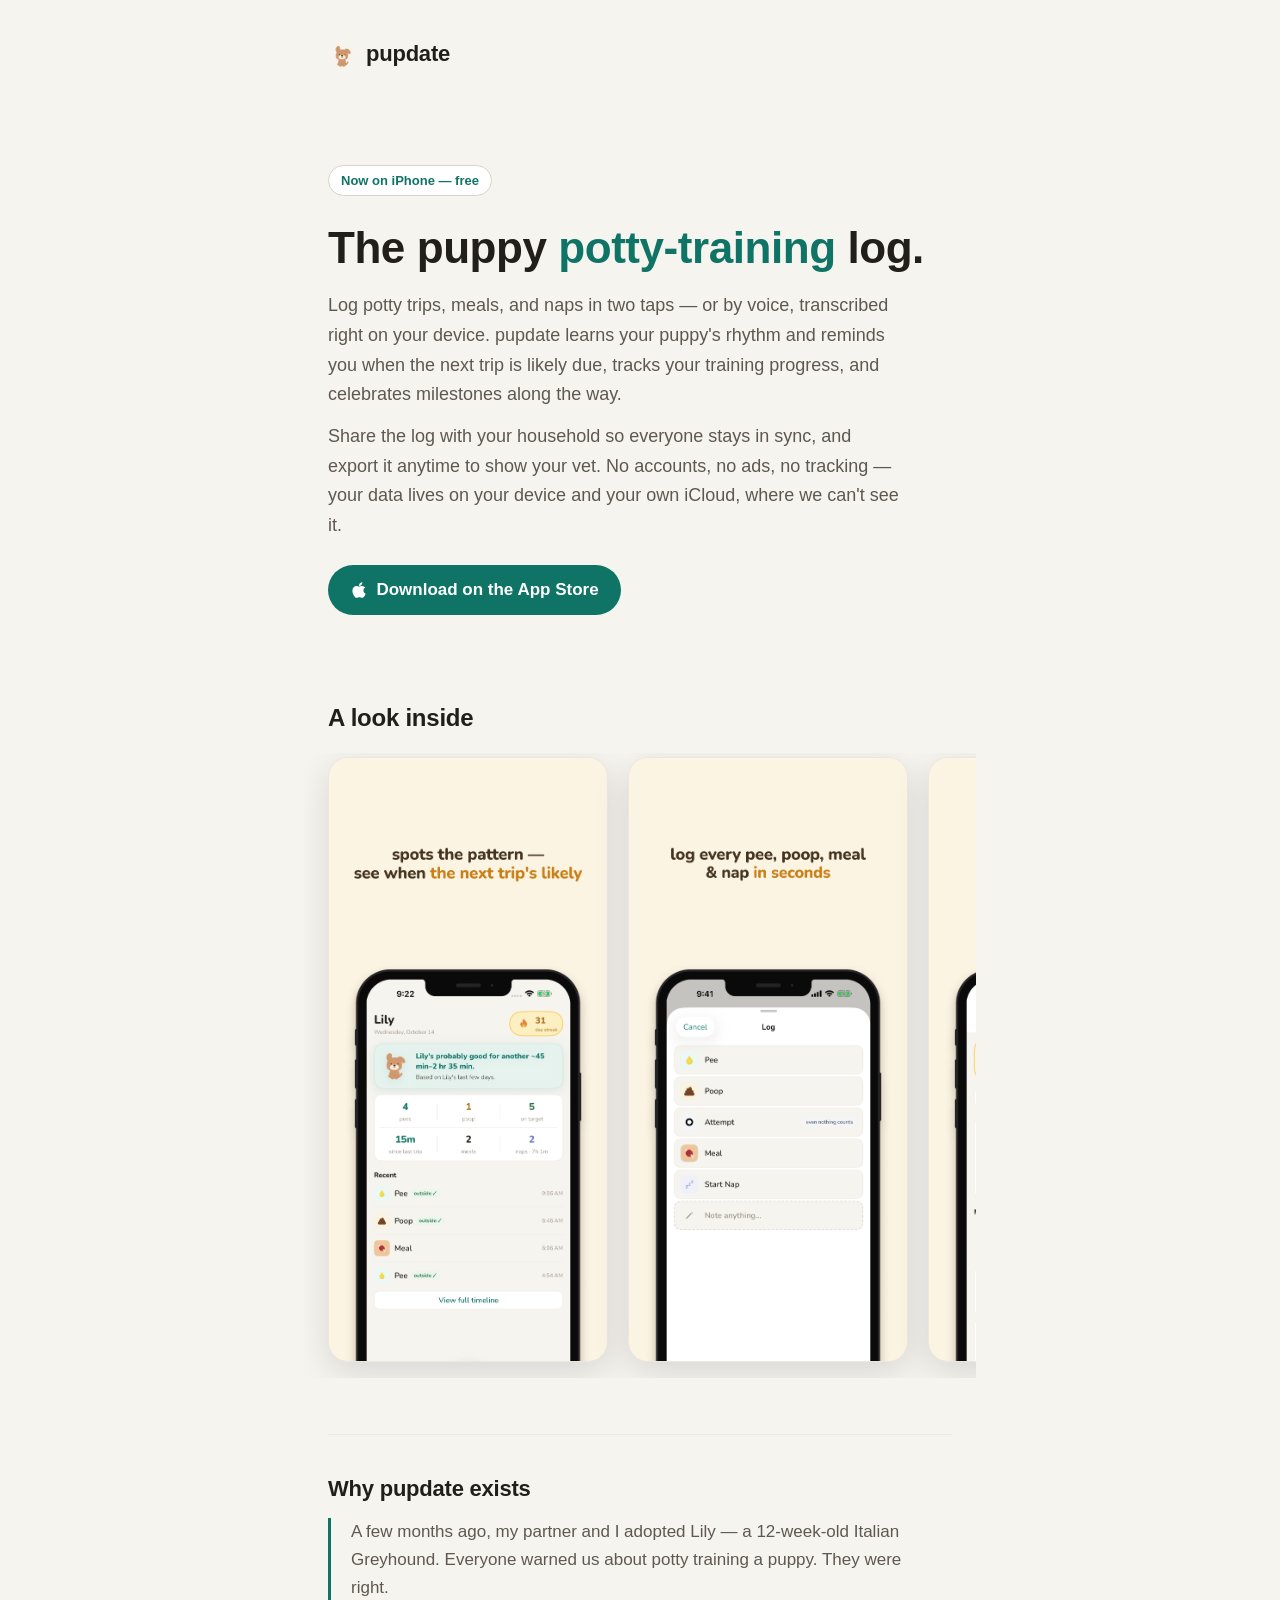
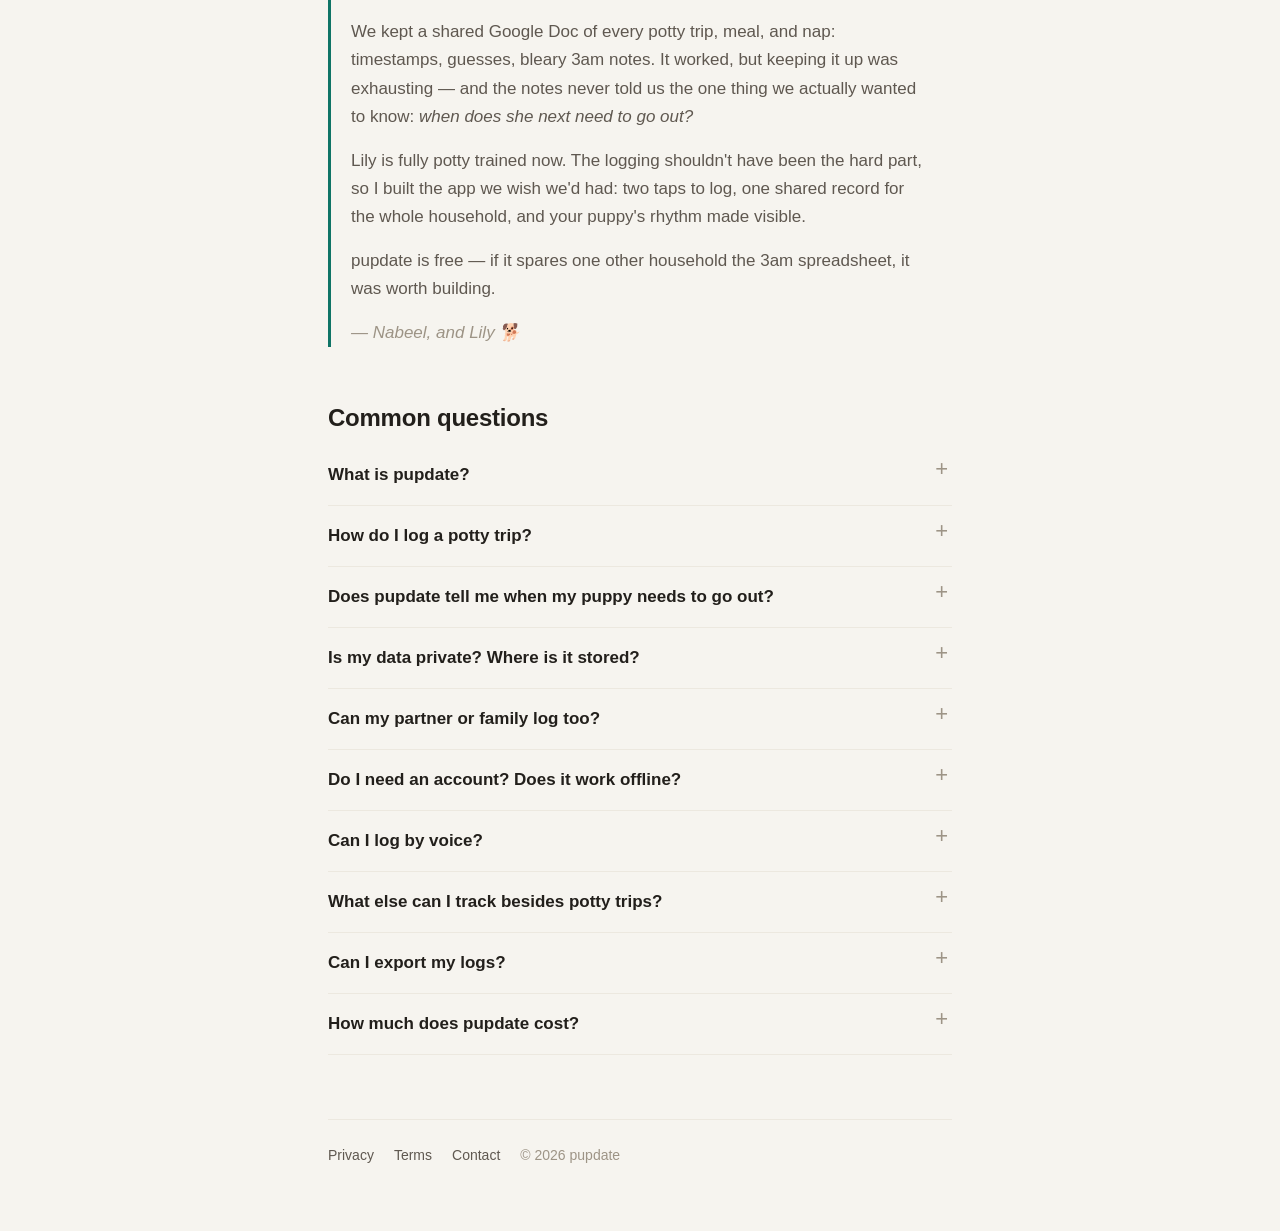
<file: index.html>
<!doctype html>
<html lang="en">
<head>
  <meta charset="utf-8">
  <meta name="viewport" content="width=device-width, initial-scale=1">
  <title>pupdate — puppy potty-training tracker &amp; log</title>
  <meta name="description" content="A private puppy potty-training tracker. Log potty trips, meals, and naps in two taps, see your housetraining progress, and get a heads-up when the next trip is likely due. No accounts, no ads, no tracking.">
  <meta name="theme-color" content="#F6F4EF" media="(prefers-color-scheme: light)">
  <meta name="theme-color" content="#171513" media="(prefers-color-scheme: dark)">
  <link rel="canonical" href="https://pupdate.app/">
  <meta property="og:type" content="website">
  <meta property="og:site_name" content="pupdate">
  <meta property="og:title" content="pupdate — puppy potty-training tracker &amp; log">
  <meta property="og:description" content="A private puppy potty-training tracker. Log potty trips, meals, and naps in two taps, see your housetraining progress, and get a heads-up when the next trip is likely due. No accounts, no ads, no tracking.">
  <meta property="og:url" content="https://pupdate.app/">
  <meta property="og:image" content="https://pupdate.app/assets/social-card.png">
  <meta property="og:image:width" content="1200">
  <meta property="og:image:height" content="630">
  <meta name="twitter:card" content="summary_large_image">
  <script type="application/ld+json">
  {
    "@context": "https://schema.org",
    "@type": "MobileApplication",
    "name": "pupdate",
    "operatingSystem": "iOS",
    "applicationCategory": "LifestyleApplication",
    "description": "A puppy potty-training log. Two-tap logging of potty trips, meals, and naps; timing predictions learned from your logs; progress milestones; household sharing through your own iCloud.",
    "offers": { "@type": "Offer", "price": "0", "priceCurrency": "USD" },
    "url": "https://pupdate.app/",
    "installUrl": "https://apps.apple.com/app/id6789007702",
    "featureList": [
      "Two-tap logging of potty trips, meals, and naps",
      "Voice logging transcribed on your device",
      "Home Screen widget with one-tap logging",
      "Apple Watch app for logging from your wrist",
      "Next-trip prediction learned from your logs",
      "Housetraining progress and milestones",
      "Household sharing through your own iCloud",
      "Export your log as PDF or CSV"
    ],
    "screenshot": [
      "https://pupdate.app/assets/panels/panel-02-today.png",
      "https://pupdate.app/assets/panels/panel-03-log.png",
      "https://pupdate.app/assets/panels/panel-04-progress.png",
      "https://pupdate.app/assets/panels/panel-05-widget.png",
      "https://pupdate.app/assets/panels/panel-06-watch.png",
      "https://pupdate.app/assets/panels/panel-07-ask.png",
      "https://pupdate.app/assets/panels/panel-08-share.png",
      "https://pupdate.app/assets/panels/panel-09-profile.png",
      "https://pupdate.app/assets/panels/panel-10-privacy.png"
    ]
  }
  </script>
  <script type="application/ld+json">
  {
    "@context": "https://schema.org",
    "@type": "FAQPage",
    "mainEntity": [
      { "@type": "Question", "name": "What is pupdate?",
        "acceptedAnswer": { "@type": "Answer", "text": "pupdate is a puppy potty-training tracker for iPhone. You log potty trips, meals, and naps in a couple of taps, see your housetraining progress over time, and get a heads-up when the next trip is likely due." } },
      { "@type": "Question", "name": "How do I log a potty trip?",
        "acceptedAnswer": { "@type": "Answer", "text": "Tap pee, poop, meal, or nap, confirm the details, and hit Done — or say it out loud and pupdate transcribes it on your device. You can add where it happened (outside, pad, or elsewhere) without it ever being marked “wrong.”" } },
      { "@type": "Question", "name": "Does pupdate tell me when my puppy needs to go out?",
        "acceptedAnswer": { "@type": "Answer", "text": "It learns your puppy’s rhythm from what you log and reminds you when the next trip is likely due. It’s an estimate that gets sharper the more you log — not a guarantee." } },
      { "@type": "Question", "name": "Is my data private? Where is it stored?",
        "acceptedAnswer": { "@type": "Answer", "text": "Your data lives on your device and syncs only through your own iCloud — never to us. No accounts, no ads, no tracking. We can’t see your data." } },
      { "@type": "Question", "name": "Can my partner or family log too?",
        "acceptedAnswer": { "@type": "Answer", "text": "Yes. You can share your pup with a partner, family, or sitter so everyone logs to the same timeline — synced privately through your own iCloud." } },
      { "@type": "Question", "name": "Do I need an account? Does it work offline?",
        "acceptedAnswer": { "@type": "Answer", "text": "No account, no sign-up. pupdate works on your device, so you can log a trip whether or not you’re online." } },
      { "@type": "Question", "name": "Can I log by voice?",
        "acceptedAnswer": { "@type": "Answer", "text": "Yes — say it the way you’d say it out loud (“7am pee outside”) and pupdate files it. Voice is transcribed right on your device; it never leaves your phone." } },
      { "@type": "Question", "name": "What else can I track besides potty trips?",
        "acceptedAnswer": { "@type": "Answer", "text": "Meals, naps, and free-text notes — so the whole day is in one place. pupdate turns it into progress you can see: streaks, milestones, and how long your pup is going between trips." } },
      { "@type": "Question", "name": "Can I export my logs?",
        "acceptedAnswer": { "@type": "Answer", "text": "Yes — export your full log as a PDF or CSV anytime, including to share with your vet." } },
      { "@type": "Question", "name": "How much does pupdate cost?",
        "acceptedAnswer": { "@type": "Answer", "text": "pupdate is free." } }
    ]
  }
  </script>
  <link rel="icon" type="image/png" href="/assets/favicon.png">
  <link rel="apple-touch-icon" href="/assets/apple-touch-icon.png">
  <link rel="stylesheet" href="/styles.css">
</head>
<body>
  <div class="page">
    <header class="site-header">
      <a class="wordmark" href="/"><img class="paw" src="/assets/pup.png" alt="" width="30" height="25">pupdate</a>
    </header>

    <main>
      <section class="hero">
        <span class="badge">Now on iPhone — free</span>
        <h1>The puppy <span class="accent">potty&#8209;training</span> log.</h1>
        <p class="lede">Log potty trips, meals, and naps in two taps — or by voice, transcribed right on your device. pupdate learns your puppy's rhythm and reminds you when the next trip is likely due, tracks your training progress, and celebrates milestones along the way.</p>
        <p class="lede">Share the log with your household so everyone stays in sync, and export it anytime to show your vet. No accounts, no ads, no tracking — your data lives on your device and your own iCloud, where we can't see it.</p>
        <p class="cta-row">
          <a class="cta" href="https://apps.apple.com/app/id6789007702">
            <svg class="cta-apple" viewBox="0 0 384 512" width="18" height="18" aria-hidden="true" focusable="false">
              <path fill="currentColor" d="M318.7 268.7c-.2-36.7 16.4-64.4 50-84.8-18.8-26.9-47.2-41.7-84.7-44.6-35.5-2.8-74.3 20.7-88.5 20.7-15 0-49.4-19.7-76.4-19.7C63.3 141.2 4 184.8 4 273.5q0 39.3 14.4 81.2c12.8 36.7 59 126.7 107.2 125.2 25.2-.6 43-17.9 75.8-17.9 31.8 0 48.3 17.9 76.4 17.9 48.6-.7 90.4-82.5 102.6-119.3-65.2-30.7-61.7-90-61.7-91.9zm-56.6-164.2c27.3-32.4 24.8-61.9 24-72.5-24.1 1.4-52 16.4-67.9 34.9-17.5 19.8-27.8 44.3-25.6 71.9 26.1 2 49.9-11.4 69.5-34.3z"/>
            </svg>
            Download on the App Store
          </a>
        </p>
      </section>

      <section class="shots" aria-label="Screenshots">
        <h2>A look inside</h2>
        <div class="shots-row">
          <figure>
            <img src="/assets/panels/panel-02-today.png" width="720" height="1561" loading="lazy"
                 alt="Spots the pattern — see when the next trip is likely. The Today screen shows how long Lily is probably good for, today&#8217;s counts, and recent activity.">
          </figure>
          <figure>
            <img src="/assets/panels/panel-03-log.png" width="720" height="1561" loading="lazy"
                 alt="Log every pee, poop, meal and nap in seconds. The Log sheet, with buttons for pee, poop, attempt, meal, start nap, and a note.">
          </figure>
          <figure>
            <img src="/assets/panels/panel-04-progress.png" width="720" height="1561" loading="lazy"
                 alt="Watch the progress add up, week by week. The Progress screen: a hold-time chart trending up, milestones, and on-target rate.">
          </figure>
          <figure>
            <img src="/assets/panels/panel-05-widget.png" width="720" height="1561" loading="lazy"
                 alt="One tap on your Home Screen. The pupdate widget showing the next likely trip, with quick pee, poop, and tried buttons.">
          </figure>
          <figure>
            <img src="/assets/panels/panel-06-watch.png" width="720" height="1561" loading="lazy"
                 alt="…or log from your wrist. The Apple Watch app&#8217;s log screen, with the entries showing up on the phone.">
          </figure>
          <figure>
            <img src="/assets/panels/panel-07-ask.png" width="720" height="1561" loading="lazy"
                 alt="Answers drawn from your own logs. The Coach screen answering questions about training progress and hold time.">
          </figure>
          <figure>
            <img src="/assets/panels/panel-08-share.png" width="720" height="1561" loading="lazy"
                 alt="Everyone on the same page. The share sheet for inviting a partner, family, or sitter as a co-owner of Lily&#8217;s log.">
          </figure>
          <figure>
            <img src="/assets/panels/panel-09-profile.png" width="720" height="1561" loading="lazy"
                 alt="Your logs, yours to keep — export any time. The Profile screen: household sharing, log export, and settings.">
          </figure>
          <figure>
            <img src="/assets/panels/panel-10-privacy.png" width="720" height="1561" loading="lazy"
                 alt="No accounts, no ads — synced through your own iCloud. No tracking; we can&#8217;t see your data, ever.">
          </figure>
        </div>
      </section>

      <section class="story">
        <h2>Why pupdate exists</h2>
        <blockquote>
          <p>A few months ago, my partner and I adopted Lily — a 12-week-old Italian Greyhound. Everyone warned us about potty training a puppy. They were right.</p>
          <p>We kept a shared Google Doc of every potty trip, meal, and nap: timestamps, guesses, bleary 3am notes. It worked, but keeping it up was exhausting — and the notes never told us the one thing we actually wanted to know: <em>when does she next need to go out?</em></p>
          <p>Lily is fully potty trained now. The logging shouldn't have been the hard part, so I built the app we wish we'd had: two taps to log, one shared record for the whole household, and your puppy's rhythm made visible.</p>
          <p>pupdate is free — if it spares one other household the 3am spreadsheet, it was worth building.</p>
          <p class="signoff">— Nabeel, and Lily 🐕</p>
        </blockquote>
      </section>

      <section class="faq" aria-label="Frequently asked questions">
        <h2>Common questions</h2>

        <details>
          <summary>What is pupdate?</summary>
          <p>pupdate is a puppy potty-training tracker for iPhone. You log potty trips, meals, and naps in a couple of taps, see your housetraining progress over time, and get a heads-up when the next trip is likely due.</p>
        </details>
        <details>
          <summary>How do I log a potty trip?</summary>
          <p>Tap pee, poop, meal, or nap, confirm the details, and hit Done — or say it out loud and pupdate transcribes it on your device. You can add where it happened (outside, pad, or elsewhere) without it ever being marked “wrong.”</p>
        </details>
        <details>
          <summary>Does pupdate tell me when my puppy needs to go out?</summary>
          <p>It learns your puppy’s rhythm from what you log and reminds you when the next trip is likely due. It’s an estimate that gets sharper the more you log — not a guarantee.</p>
        </details>
        <details>
          <summary>Is my data private? Where is it stored?</summary>
          <p>Your data lives on your device and syncs only through your own iCloud — never to us. No accounts, no ads, no tracking. We can’t see your data.</p>
        </details>
        <details>
          <summary>Can my partner or family log too?</summary>
          <p>Yes. You can share your pup with a partner, family, or sitter so everyone logs to the same timeline — synced privately through your own iCloud.</p>
        </details>
        <details>
          <summary>Do I need an account? Does it work offline?</summary>
          <p>No account, no sign-up. pupdate works on your device, so you can log a trip whether or not you’re online.</p>
        </details>
        <details>
          <summary>Can I log by voice?</summary>
          <p>Yes — say it the way you’d say it out loud (“7am pee outside”) and pupdate files it. Voice is transcribed right on your device; it never leaves your phone.</p>
        </details>
        <details>
          <summary>What else can I track besides potty trips?</summary>
          <p>Meals, naps, and free-text notes — so the whole day is in one place. pupdate turns it into progress you can see: streaks, milestones, and how long your pup is going between trips.</p>
        </details>
        <details>
          <summary>Can I export my logs?</summary>
          <p>Yes — export your full log as a PDF or CSV anytime, including to share with your vet.</p>
        </details>
        <details>
          <summary>How much does pupdate cost?</summary>
          <p>pupdate is free.</p>
        </details>
      </section>
    </main>

    <footer class="site-footer">
      <a href="/privacy/">Privacy</a>
      <a href="/terms/">Terms</a>
      <a href="mailto:pupdate.support@gmail.com">Contact</a>
      <span>© 2026 pupdate</span>
    </footer>
  </div>
  <script data-goatcounter="https://pupdate.goatcounter.com/count"
          async src="//gc.zgo.at/count.js"></script>
</body>
</html>
</file>
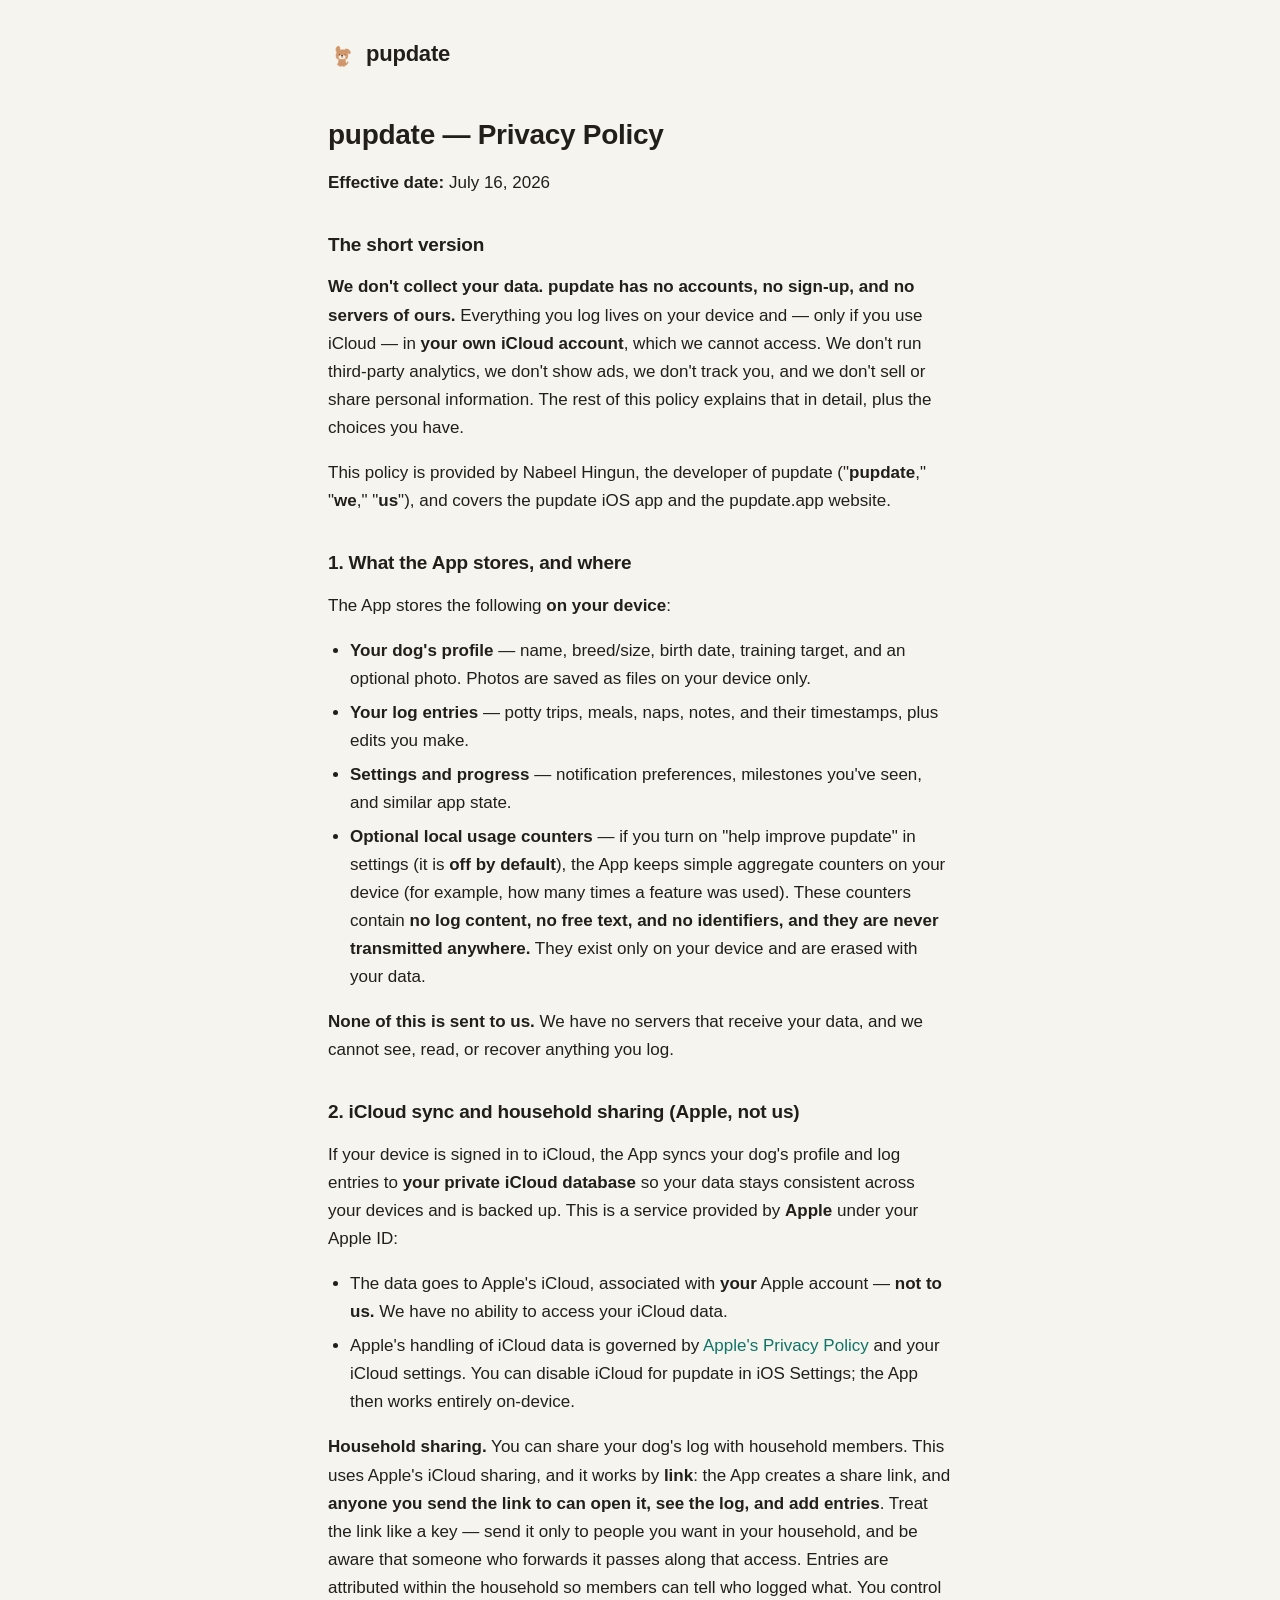
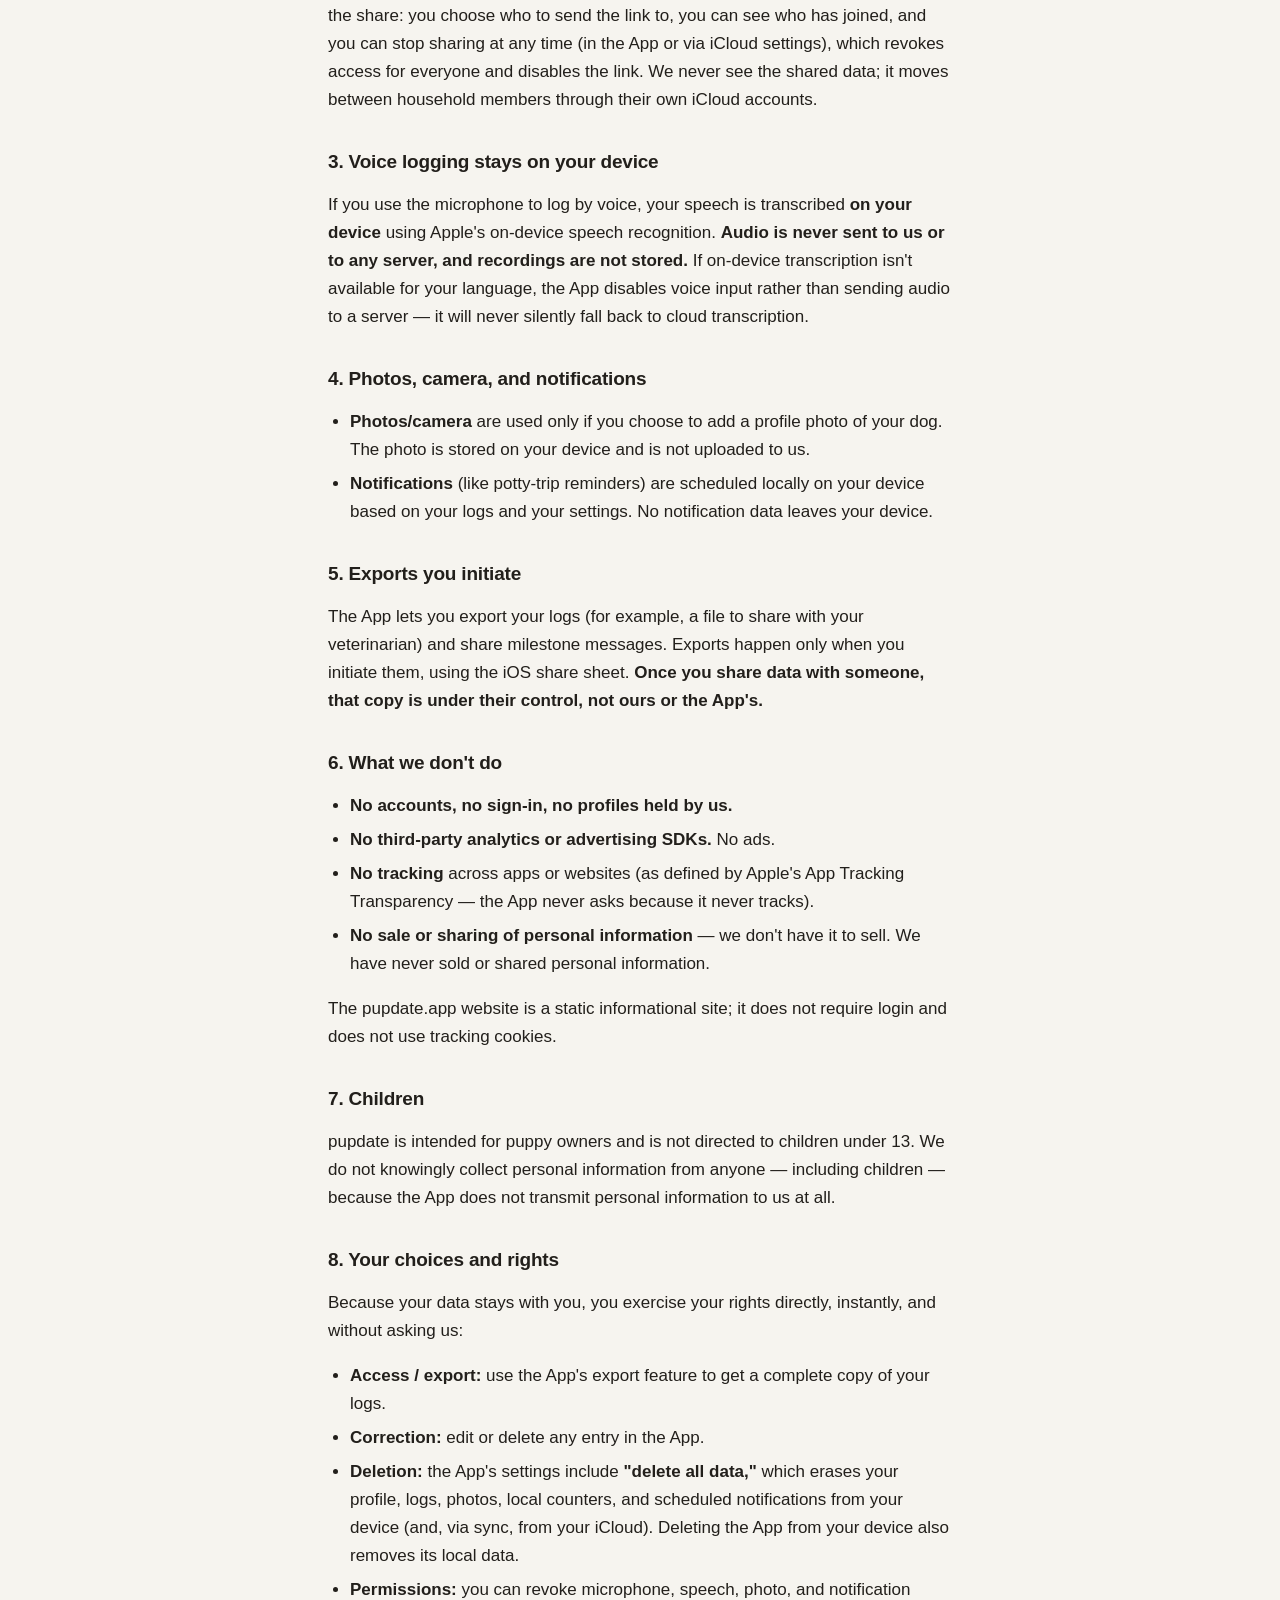
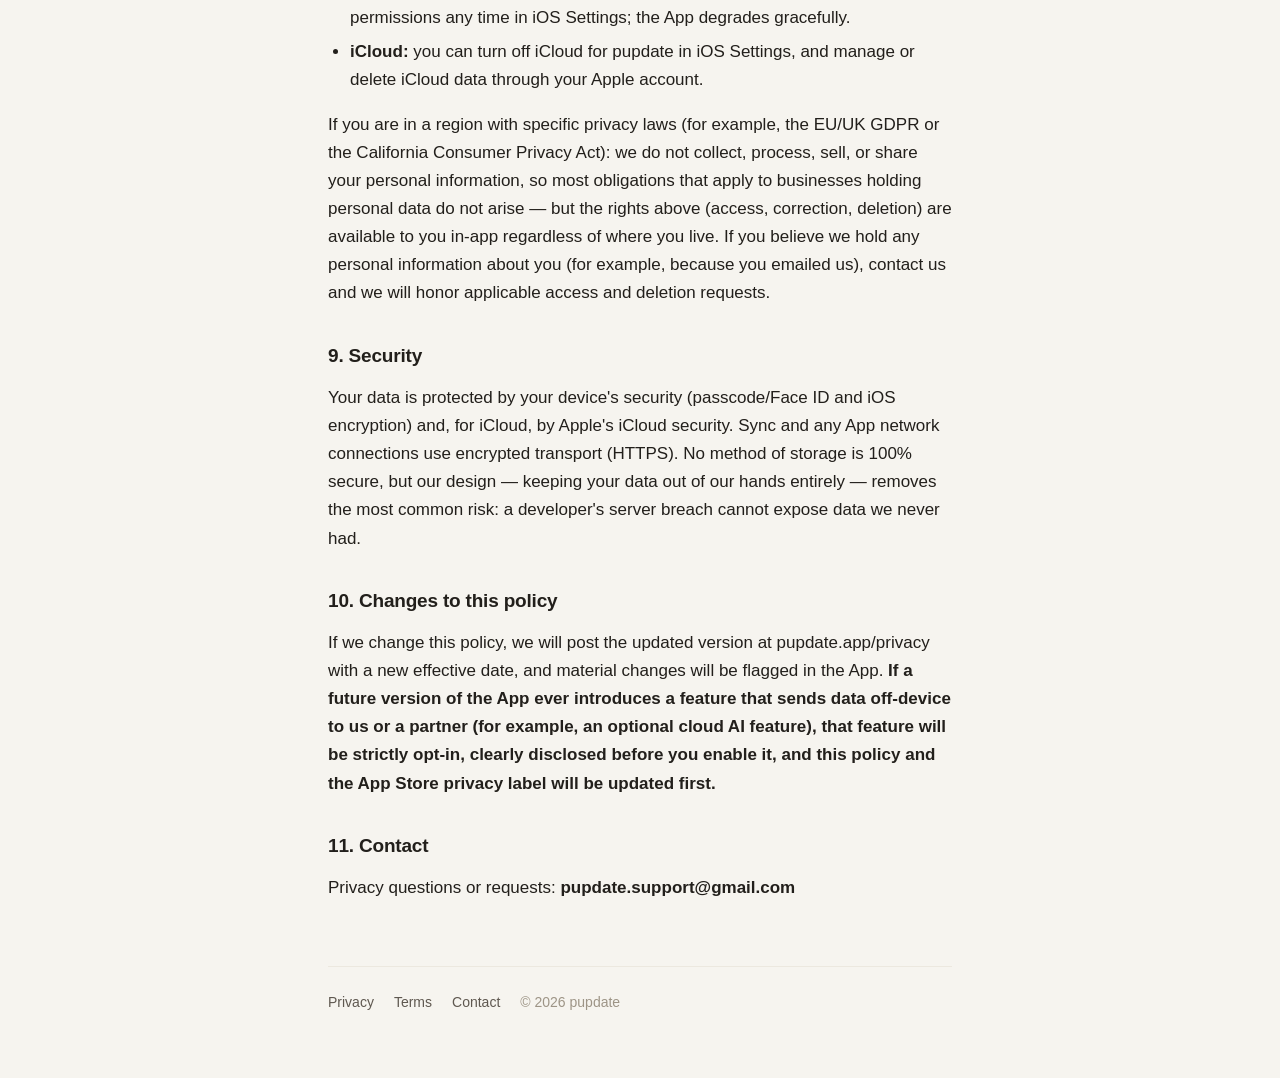
<file: privacy/index.html>
<!doctype html>
<html lang="en">
<head>
  <meta charset="utf-8">
  <meta name="viewport" content="width=device-width, initial-scale=1">
  <title>Privacy Policy — pupdate</title>
  <meta name="theme-color" content="#F6F4EF" media="(prefers-color-scheme: light)">
  <meta name="theme-color" content="#171513" media="(prefers-color-scheme: dark)">
  <meta name="description" content="pupdate's privacy policy: no accounts, no ads, no tracking. Your data lives on your device and your own iCloud, where we can't see it.">
  <link rel="canonical" href="https://pupdate.app/privacy/">
  <link rel="icon" type="image/png" href="/assets/favicon.png">
  <link rel="apple-touch-icon" href="/assets/apple-touch-icon.png">
  <link rel="stylesheet" href="/styles.css">
</head>
<body>
  <div class="page">
    <header class="site-header">
      <a class="wordmark" href="/"><img class="paw" src="/assets/pup.png" alt="" width="30" height="25">pupdate</a>
    </header>

    <main class="legal">
      <h1>pupdate — Privacy Policy</h1>
      <p><strong>Effective date:</strong> July 16, 2026</p>
      <h2>The short version</h2>
      <p><strong>We don't collect your data. pupdate has no accounts, no sign-up, and no servers of ours.</strong> Everything you log lives on your device and — only if you use iCloud — in <strong>your own iCloud account</strong>, which we cannot access. We don't run third-party analytics, we don't show ads, we don't track you, and we don't sell or share personal information. The rest of this policy explains that in detail, plus the choices you have.</p>
      <p>This policy is provided by Nabeel Hingun, the developer of pupdate ("<strong>pupdate</strong>," "<strong>we</strong>," "<strong>us</strong>"), and covers the pupdate iOS app and the pupdate.app website.</p>
      <h2>1. What the App stores, and where</h2>
      <p>The App stores the following <strong>on your device</strong>:</p>
      <ul><li><strong>Your dog's profile</strong> — name, breed/size, birth date, training target, and an optional photo. Photos are saved as files on your device only.</li><li><strong>Your log entries</strong> — potty trips, meals, naps, notes, and their timestamps, plus edits you make.</li><li><strong>Settings and progress</strong> — notification preferences, milestones you've seen, and similar app state.</li><li><strong>Optional local usage counters</strong> — if you turn on "help improve pupdate" in settings (it is <strong>off by default</strong>), the App keeps simple aggregate counters on your device (for example, how many times a feature was used). These counters contain <strong>no log content, no free text, and no identifiers, and they are never transmitted anywhere.</strong> They exist only on your device and are erased with your data.</li></ul>
      <p><strong>None of this is sent to us.</strong> We have no servers that receive your data, and we cannot see, read, or recover anything you log.</p>
      <h2>2. iCloud sync and household sharing (Apple, not us)</h2>
      <p>If your device is signed in to iCloud, the App syncs your dog's profile and log entries to <strong>your private iCloud database</strong> so your data stays consistent across your devices and is backed up. This is a service provided by <strong>Apple</strong> under your Apple ID:</p>
      <ul><li>The data goes to Apple's iCloud, associated with <strong>your</strong> Apple account — <strong>not to us.</strong> We have no ability to access your iCloud data.</li><li>Apple's handling of iCloud data is governed by <a href="https://www.apple.com/legal/privacy/">Apple's Privacy Policy</a> and your iCloud settings. You can disable iCloud for pupdate in iOS Settings; the App then works entirely on-device.</li></ul>
      <p><strong>Household sharing.</strong> You can share your dog's log with household members. This uses Apple's iCloud sharing, and it works by <strong>link</strong>: the App creates a share link, and <strong>anyone you send the link to can open it, see the log, and add entries</strong>. Treat the link like a key — send it only to people you want in your household, and be aware that someone who forwards it passes along that access. Entries are attributed within the household so members can tell who logged what. You control the share: you choose who to send the link to, you can see who has joined, and you can stop sharing at any time (in the App or via iCloud settings), which revokes access for everyone and disables the link. We never see the shared data; it moves between household members through their own iCloud accounts.</p>
      <h2>3. Voice logging stays on your device</h2>
      <p>If you use the microphone to log by voice, your speech is transcribed <strong>on your device</strong> using Apple's on-device speech recognition. <strong>Audio is never sent to us or to any server, and recordings are not stored.</strong> If on-device transcription isn't available for your language, the App disables voice input rather than sending audio to a server — it will never silently fall back to cloud transcription.</p>
      <h2>4. Photos, camera, and notifications</h2>
      <ul><li><strong>Photos/camera</strong> are used only if you choose to add a profile photo of your dog. The photo is stored on your device and is not uploaded to us.</li><li><strong>Notifications</strong> (like potty-trip reminders) are scheduled locally on your device based on your logs and your settings. No notification data leaves your device.</li></ul>
      <h2>5. Exports you initiate</h2>
      <p>The App lets you export your logs (for example, a file to share with your veterinarian) and share milestone messages. Exports happen only when you initiate them, using the iOS share sheet. <strong>Once you share data with someone, that copy is under their control, not ours or the App's.</strong></p>
      <h2>6. What we don't do</h2>
      <ul><li><strong>No accounts, no sign-in, no profiles held by us.</strong></li><li><strong>No third-party analytics or advertising SDKs.</strong> No ads.</li><li><strong>No tracking</strong> across apps or websites (as defined by Apple's App Tracking Transparency — the App never asks because it never tracks).</li><li><strong>No sale or sharing of personal information</strong> — we don't have it to sell. We have never sold or shared personal information.</li></ul>
      <p>The pupdate.app website is a static informational site; it does not require login and does not use tracking cookies.</p>
      <h2>7. Children</h2>
      <p>pupdate is intended for puppy owners and is not directed to children under 13. We do not knowingly collect personal information from anyone — including children — because the App does not transmit personal information to us at all.</p>
      <h2>8. Your choices and rights</h2>
      <p>Because your data stays with you, you exercise your rights directly, instantly, and without asking us:</p>
      <ul><li><strong>Access / export:</strong> use the App's export feature to get a complete copy of your logs.</li><li><strong>Correction:</strong> edit or delete any entry in the App.</li><li><strong>Deletion:</strong> the App's settings include <strong>"delete all data,"</strong> which erases your profile, logs, photos, local counters, and scheduled notifications from your device (and, via sync, from your iCloud). Deleting the App from your device also removes its local data.</li><li><strong>Permissions:</strong> you can revoke microphone, speech, photo, and notification permissions any time in iOS Settings; the App degrades gracefully.</li><li><strong>iCloud:</strong> you can turn off iCloud for pupdate in iOS Settings, and manage or delete iCloud data through your Apple account.</li></ul>
      <p>If you are in a region with specific privacy laws (for example, the EU/UK GDPR or the California Consumer Privacy Act): we do not collect, process, sell, or share your personal information, so most obligations that apply to businesses holding personal data do not arise — but the rights above (access, correction, deletion) are available to you in-app regardless of where you live. If you believe we hold any personal information about you (for example, because you emailed us), contact us and we will honor applicable access and deletion requests.</p>
      <h2>9. Security</h2>
      <p>Your data is protected by your device's security (passcode/Face ID and iOS encryption) and, for iCloud, by Apple's iCloud security. Sync and any App network connections use encrypted transport (HTTPS). No method of storage is 100% secure, but our design — keeping your data out of our hands entirely — removes the most common risk: a developer's server breach cannot expose data we never had.</p>
      <h2>10. Changes to this policy</h2>
      <p>If we change this policy, we will post the updated version at pupdate.app/privacy with a new effective date, and material changes will be flagged in the App. <strong>If a future version of the App ever introduces a feature that sends data off-device to us or a partner (for example, an optional cloud AI feature), that feature will be strictly opt-in, clearly disclosed before you enable it, and this policy and the App Store privacy label will be updated first.</strong></p>
      <h2>11. Contact</h2>
      <p>Privacy questions or requests: <strong>pupdate.support@gmail.com</strong></p>
    </main>

    <footer class="site-footer">
      <a href="/privacy/">Privacy</a>
      <a href="/terms/">Terms</a>
      <a href="mailto:pupdate.support@gmail.com">Contact</a>
      <span>© 2026 pupdate</span>
    </footer>
  </div>
  <script data-goatcounter="https://pupdate.goatcounter.com/count"
          async src="//gc.zgo.at/count.js"></script>
</body>
</html>
</file>
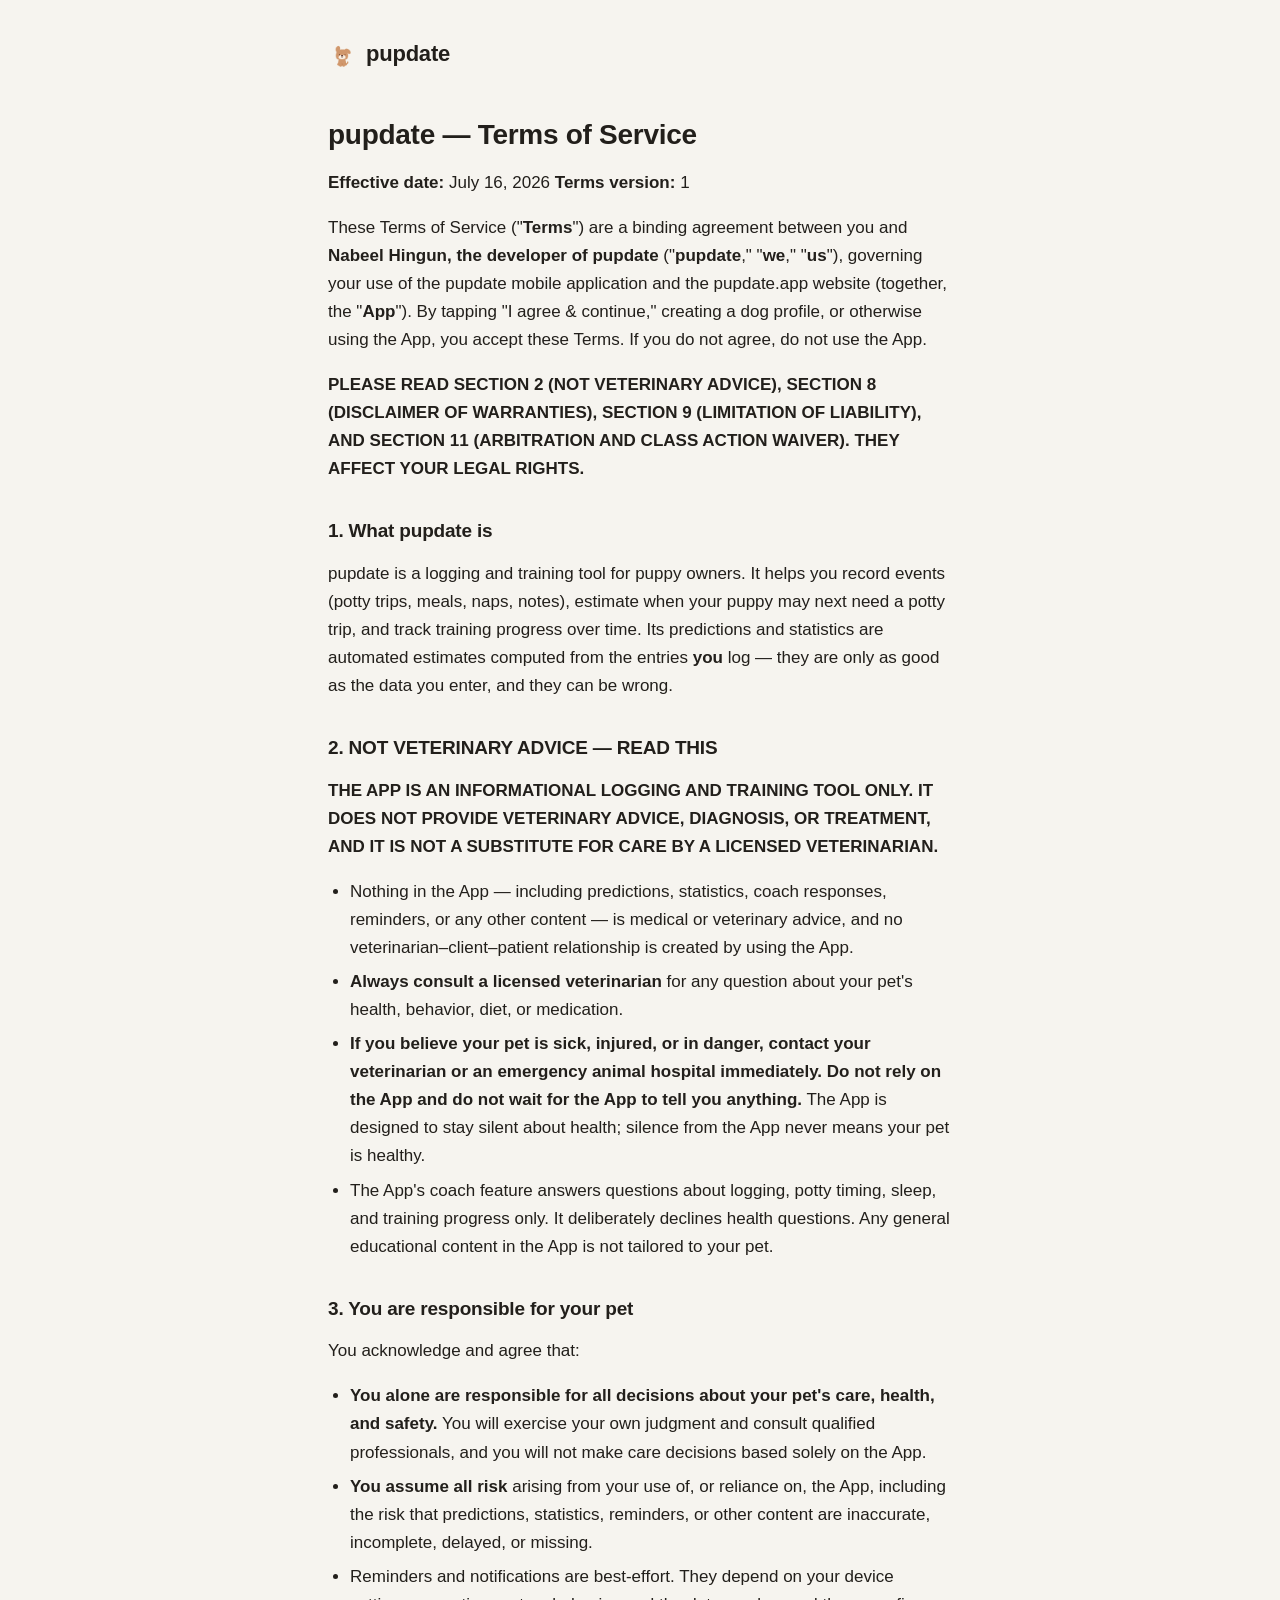
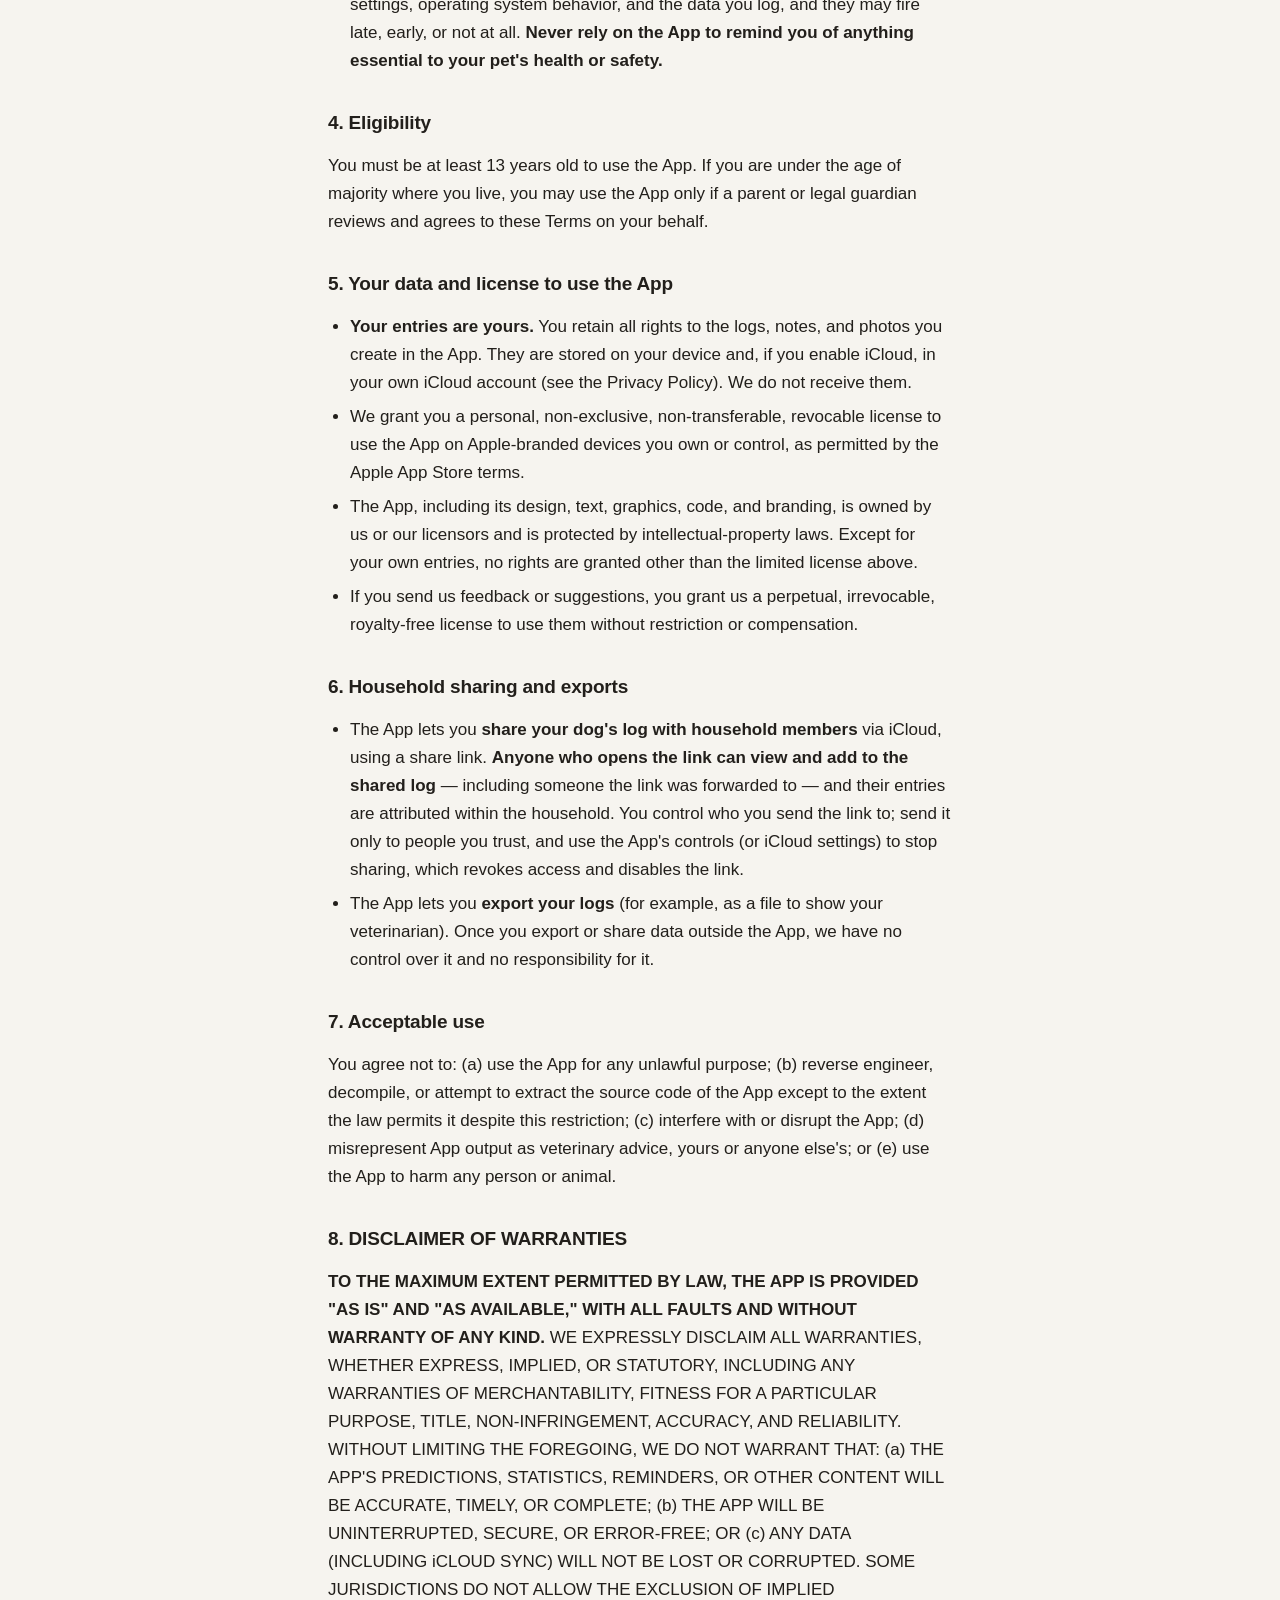
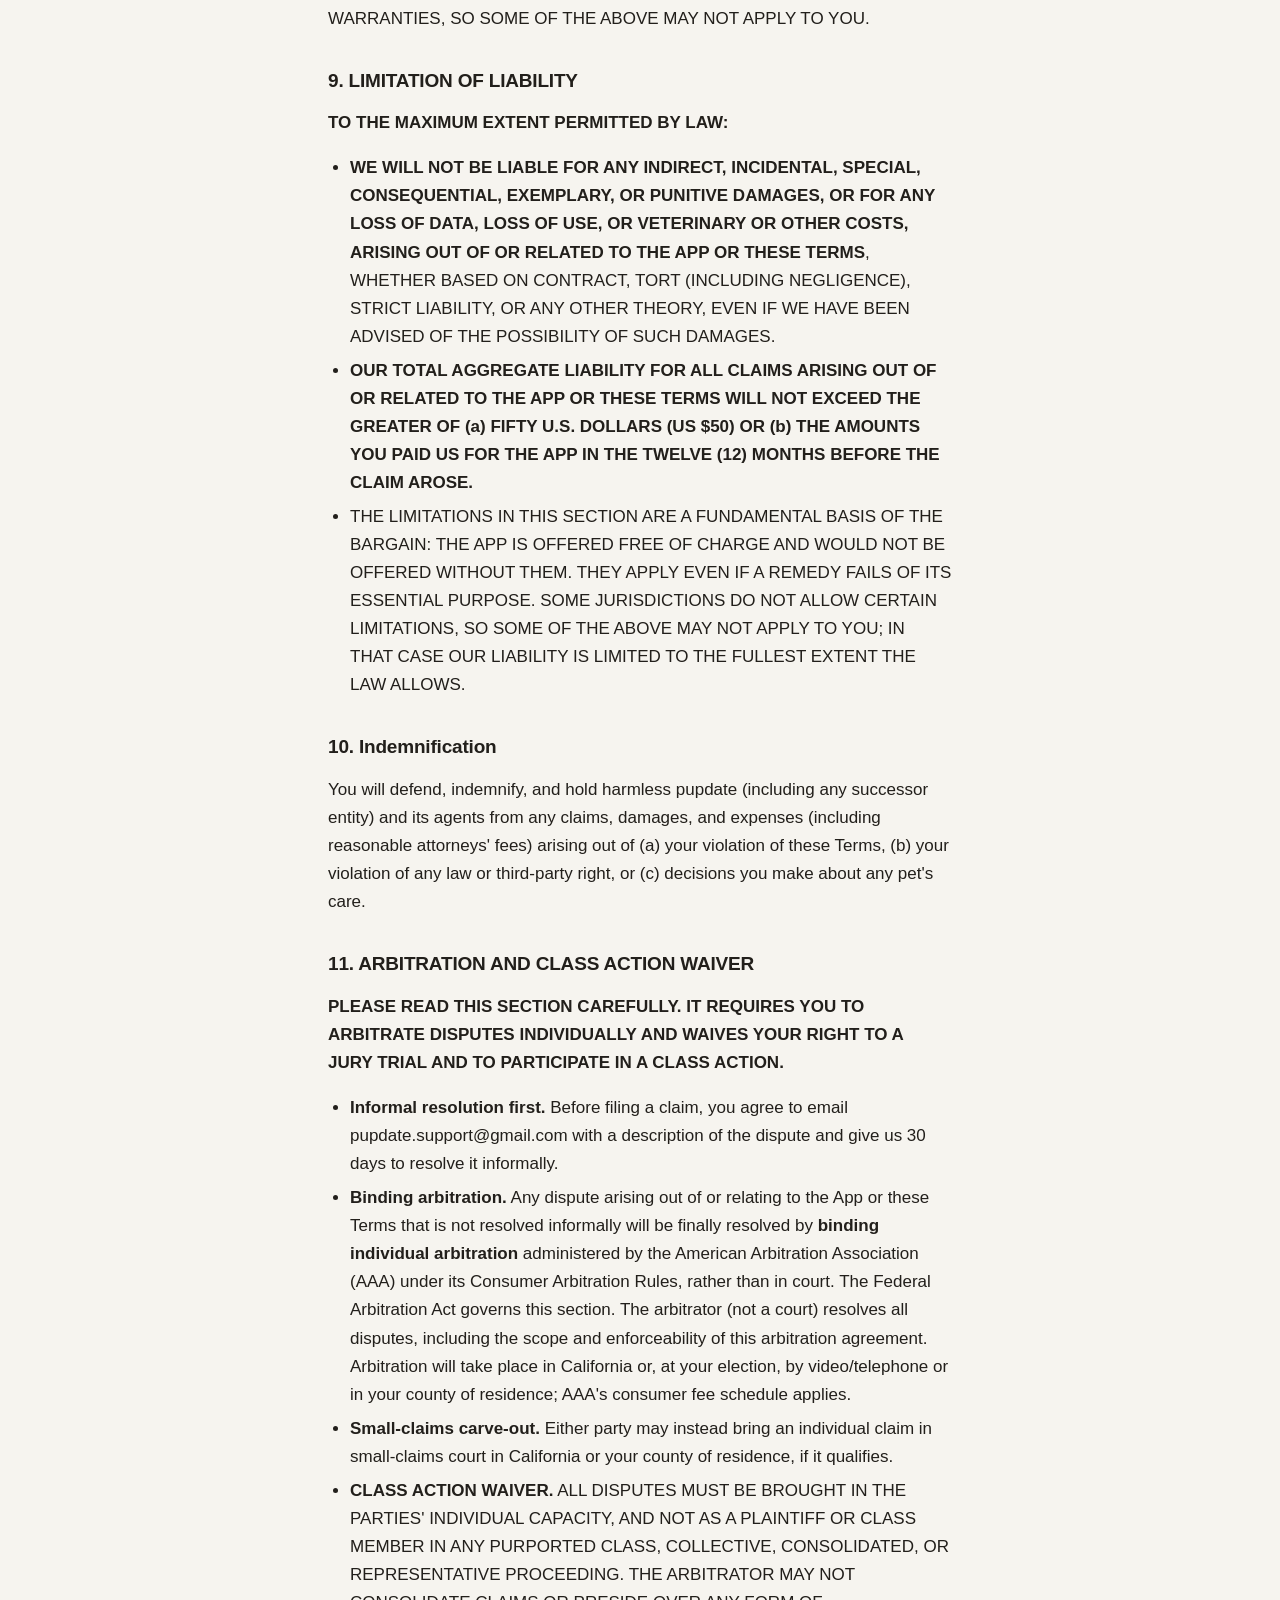
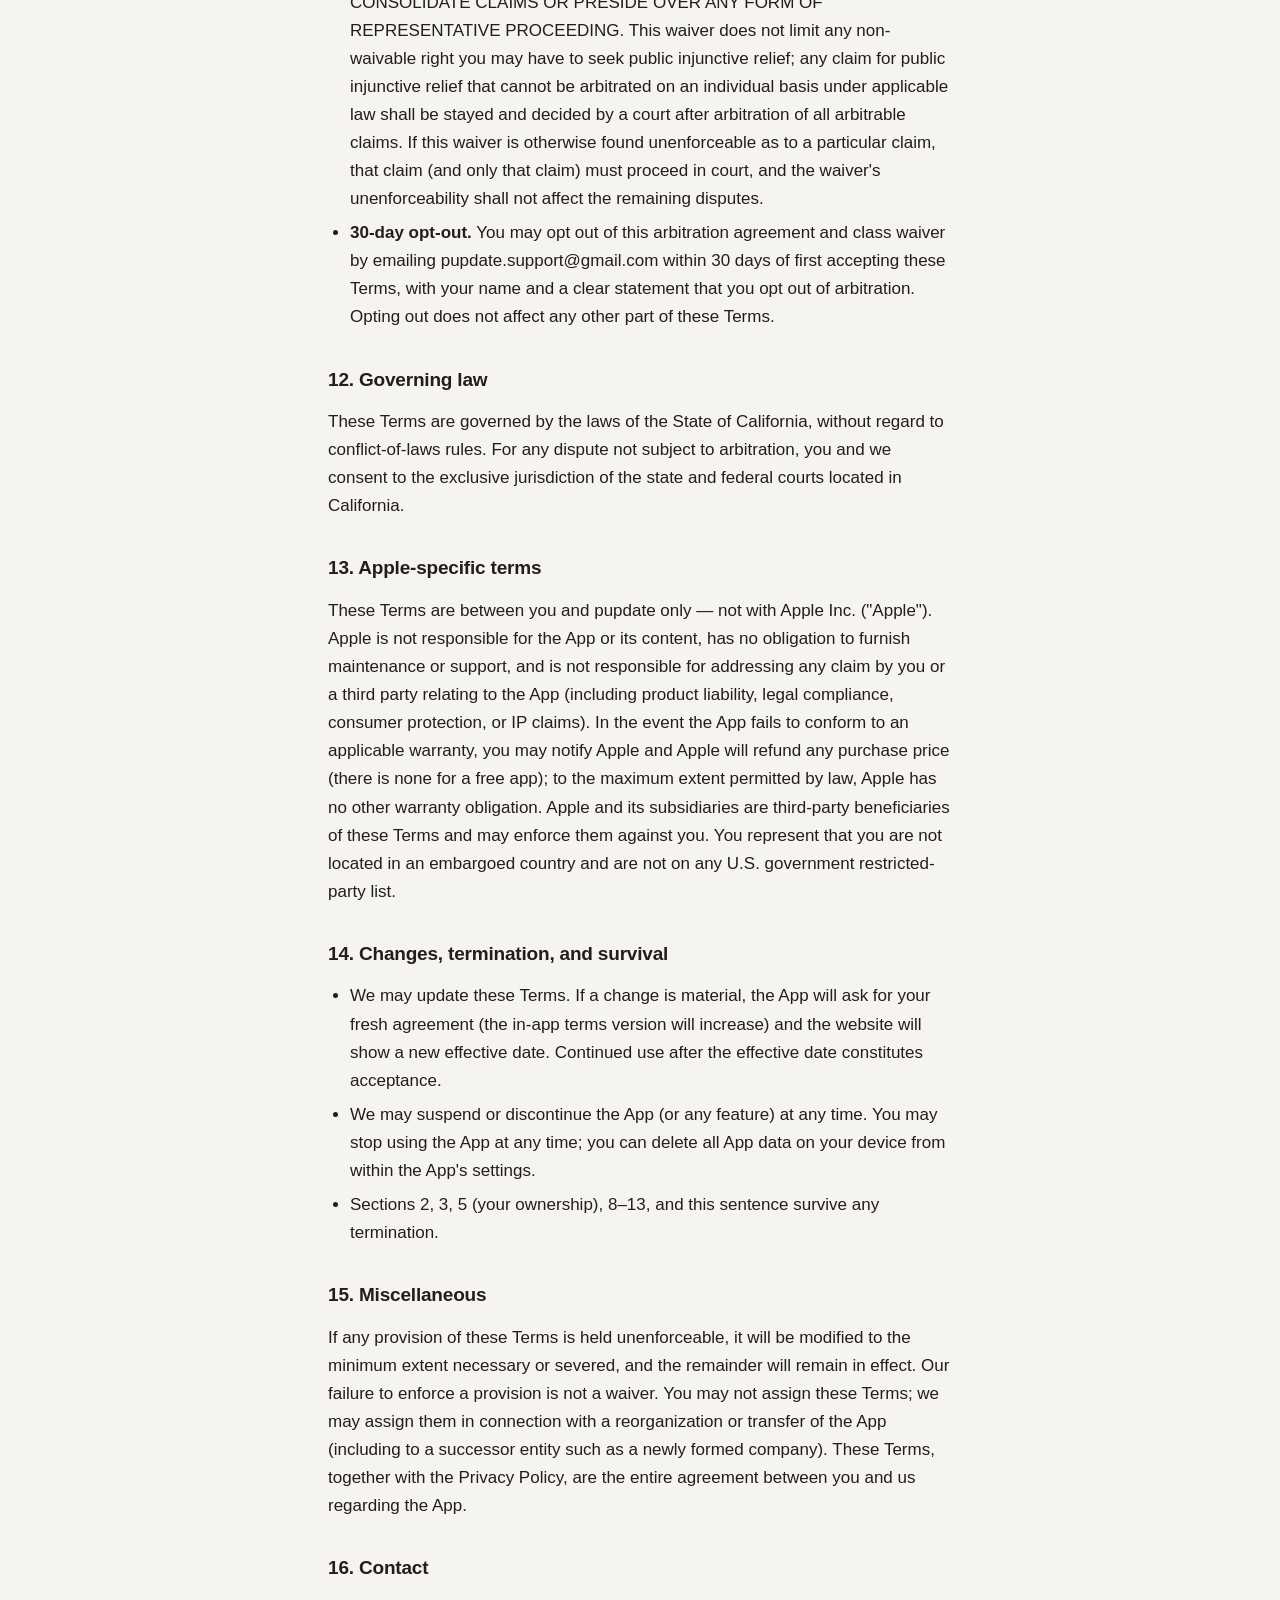
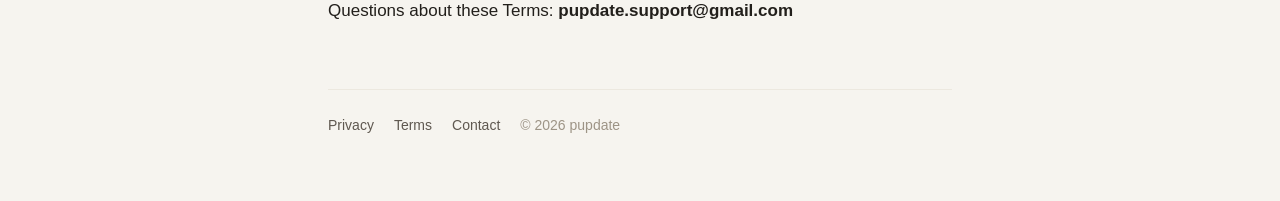
<file: terms/index.html>
<!doctype html>
<html lang="en">
<head>
  <meta charset="utf-8">
  <meta name="viewport" content="width=device-width, initial-scale=1">
  <title>Terms of Service — pupdate</title>
  <meta name="theme-color" content="#F6F4EF" media="(prefers-color-scheme: light)">
  <meta name="theme-color" content="#171513" media="(prefers-color-scheme: dark)">
  <meta name="description" content="Terms of service for the pupdate iOS app and the pupdate.app website.">
  <link rel="canonical" href="https://pupdate.app/terms/">
  <link rel="icon" type="image/png" href="/assets/favicon.png">
  <link rel="apple-touch-icon" href="/assets/apple-touch-icon.png">
  <link rel="stylesheet" href="/styles.css">
</head>
<body>
  <div class="page">
    <header class="site-header">
      <a class="wordmark" href="/"><img class="paw" src="/assets/pup.png" alt="" width="30" height="25">pupdate</a>
    </header>

    <main class="legal">
      <h1>pupdate — Terms of Service</h1>
      <p><strong>Effective date:</strong> July 16, 2026 <strong>Terms version:</strong> 1</p>
      <p>These Terms of Service ("<strong>Terms</strong>") are a binding agreement between you and <strong>Nabeel Hingun, the developer of pupdate</strong> ("<strong>pupdate</strong>," "<strong>we</strong>," "<strong>us</strong>"), governing your use of the pupdate mobile application and the pupdate.app website (together, the "<strong>App</strong>"). By tapping "I agree &amp; continue," creating a dog profile, or otherwise using the App, you accept these Terms. If you do not agree, do not use the App.</p>
      <p><strong>PLEASE READ SECTION 2 (NOT VETERINARY ADVICE), SECTION 8 (DISCLAIMER OF WARRANTIES), SECTION 9 (LIMITATION OF LIABILITY), AND SECTION 11 (ARBITRATION AND CLASS ACTION WAIVER). THEY AFFECT YOUR LEGAL RIGHTS.</strong></p>
      <h2>1. What pupdate is</h2>
      <p>pupdate is a logging and training tool for puppy owners. It helps you record events (potty trips, meals, naps, notes), estimate when your puppy may next need a potty trip, and track training progress over time. Its predictions and statistics are automated estimates computed from the entries <strong>you</strong> log — they are only as good as the data you enter, and they can be wrong.</p>
      <h2>2. NOT VETERINARY ADVICE — READ THIS</h2>
      <p><strong>THE APP IS AN INFORMATIONAL LOGGING AND TRAINING TOOL ONLY. IT DOES NOT PROVIDE VETERINARY ADVICE, DIAGNOSIS, OR TREATMENT, AND IT IS NOT A SUBSTITUTE FOR CARE BY A LICENSED VETERINARIAN.</strong></p>
      <ul><li>Nothing in the App — including predictions, statistics, coach responses, reminders, or any other content — is medical or veterinary advice, and no veterinarian–client–patient relationship is created by using the App.</li><li><strong>Always consult a licensed veterinarian</strong> for any question about your pet's health, behavior, diet, or medication.</li><li><strong>If you believe your pet is sick, injured, or in danger, contact your veterinarian or an emergency animal hospital immediately. Do not rely on the App and do not wait for the App to tell you anything.</strong> The App is designed to stay silent about health; silence from the App never means your pet is healthy.</li><li>The App's coach feature answers questions about logging, potty timing, sleep, and training progress only. It deliberately declines health questions. Any general educational content in the App is not tailored to your pet.</li></ul>
      <h2>3. You are responsible for your pet</h2>
      <p>You acknowledge and agree that:</p>
      <ul><li><strong>You alone are responsible for all decisions about your pet's care, health, and safety.</strong> You will exercise your own judgment and consult qualified professionals, and you will not make care decisions based solely on the App.</li><li><strong>You assume all risk</strong> arising from your use of, or reliance on, the App, including the risk that predictions, statistics, reminders, or other content are inaccurate, incomplete, delayed, or missing.</li><li>Reminders and notifications are best-effort. They depend on your device settings, operating system behavior, and the data you log, and they may fire late, early, or not at all. <strong>Never rely on the App to remind you of anything essential to your pet's health or safety.</strong></li></ul>
      <h2>4. Eligibility</h2>
      <p>You must be at least 13 years old to use the App. If you are under the age of majority where you live, you may use the App only if a parent or legal guardian reviews and agrees to these Terms on your behalf.</p>
      <h2>5. Your data and license to use the App</h2>
      <ul><li><strong>Your entries are yours.</strong> You retain all rights to the logs, notes, and photos you create in the App. They are stored on your device and, if you enable iCloud, in your own iCloud account (see the Privacy Policy). We do not receive them.</li><li>We grant you a personal, non-exclusive, non-transferable, revocable license to use the App on Apple-branded devices you own or control, as permitted by the Apple App Store terms.</li><li>The App, including its design, text, graphics, code, and branding, is owned by us or our licensors and is protected by intellectual-property laws. Except for your own entries, no rights are granted other than the limited license above.</li><li>If you send us feedback or suggestions, you grant us a perpetual, irrevocable, royalty-free license to use them without restriction or compensation.</li></ul>
      <h2>6. Household sharing and exports</h2>
      <ul><li>The App lets you <strong>share your dog's log with household members</strong> via iCloud, using a share link. <strong>Anyone who opens the link can view and add to the shared log</strong> — including someone the link was forwarded to — and their entries are attributed within the household. You control who you send the link to; send it only to people you trust, and use the App's controls (or iCloud settings) to stop sharing, which revokes access and disables the link.</li><li>The App lets you <strong>export your logs</strong> (for example, as a file to show your veterinarian). Once you export or share data outside the App, we have no control over it and no responsibility for it.</li></ul>
      <h2>7. Acceptable use</h2>
      <p>You agree not to: (a) use the App for any unlawful purpose; (b) reverse engineer, decompile, or attempt to extract the source code of the App except to the extent the law permits it despite this restriction; (c) interfere with or disrupt the App; (d) misrepresent App output as veterinary advice, yours or anyone else's; or (e) use the App to harm any person or animal.</p>
      <h2>8. DISCLAIMER OF WARRANTIES</h2>
      <p><strong>TO THE MAXIMUM EXTENT PERMITTED BY LAW, THE APP IS PROVIDED "AS IS" AND "AS AVAILABLE," WITH ALL FAULTS AND WITHOUT WARRANTY OF ANY KIND.</strong> WE EXPRESSLY DISCLAIM ALL WARRANTIES, WHETHER EXPRESS, IMPLIED, OR STATUTORY, INCLUDING ANY WARRANTIES OF MERCHANTABILITY, FITNESS FOR A PARTICULAR PURPOSE, TITLE, NON-INFRINGEMENT, ACCURACY, AND RELIABILITY. WITHOUT LIMITING THE FOREGOING, WE DO NOT WARRANT THAT: (a) THE APP'S PREDICTIONS, STATISTICS, REMINDERS, OR OTHER CONTENT WILL BE ACCURATE, TIMELY, OR COMPLETE; (b) THE APP WILL BE UNINTERRUPTED, SECURE, OR ERROR-FREE; OR (c) ANY DATA (INCLUDING iCLOUD SYNC) WILL NOT BE LOST OR CORRUPTED. SOME JURISDICTIONS DO NOT ALLOW THE EXCLUSION OF IMPLIED WARRANTIES, SO SOME OF THE ABOVE MAY NOT APPLY TO YOU.</p>
      <h2>9. LIMITATION OF LIABILITY</h2>
      <p><strong>TO THE MAXIMUM EXTENT PERMITTED BY LAW:</strong></p>
      <ul><li><strong>WE WILL NOT BE LIABLE FOR ANY INDIRECT, INCIDENTAL, SPECIAL, CONSEQUENTIAL, EXEMPLARY, OR PUNITIVE DAMAGES, OR FOR ANY LOSS OF DATA, LOSS OF USE, OR VETERINARY OR OTHER COSTS, ARISING OUT OF OR RELATED TO THE APP OR THESE TERMS</strong>, WHETHER BASED ON CONTRACT, TORT (INCLUDING NEGLIGENCE), STRICT LIABILITY, OR ANY OTHER THEORY, EVEN IF WE HAVE BEEN ADVISED OF THE POSSIBILITY OF SUCH DAMAGES.</li><li><strong>OUR TOTAL AGGREGATE LIABILITY FOR ALL CLAIMS ARISING OUT OF OR RELATED TO THE APP OR THESE TERMS WILL NOT EXCEED THE GREATER OF (a) FIFTY U.S. DOLLARS (US $50) OR (b) THE AMOUNTS YOU PAID US FOR THE APP IN THE TWELVE (12) MONTHS BEFORE THE CLAIM AROSE.</strong></li><li>THE LIMITATIONS IN THIS SECTION ARE A FUNDAMENTAL BASIS OF THE BARGAIN: THE APP IS OFFERED FREE OF CHARGE AND WOULD NOT BE OFFERED WITHOUT THEM. THEY APPLY EVEN IF A REMEDY FAILS OF ITS ESSENTIAL PURPOSE. SOME JURISDICTIONS DO NOT ALLOW CERTAIN LIMITATIONS, SO SOME OF THE ABOVE MAY NOT APPLY TO YOU; IN THAT CASE OUR LIABILITY IS LIMITED TO THE FULLEST EXTENT THE LAW ALLOWS.</li></ul>
      <h2>10. Indemnification</h2>
      <p>You will defend, indemnify, and hold harmless pupdate (including any successor entity) and its agents from any claims, damages, and expenses (including reasonable attorneys' fees) arising out of (a) your violation of these Terms, (b) your violation of any law or third-party right, or (c) decisions you make about any pet's care.</p>
      <h2>11. ARBITRATION AND CLASS ACTION WAIVER</h2>
      <p><strong>PLEASE READ THIS SECTION CAREFULLY. IT REQUIRES YOU TO ARBITRATE DISPUTES INDIVIDUALLY AND WAIVES YOUR RIGHT TO A JURY TRIAL AND TO PARTICIPATE IN A CLASS ACTION.</strong></p>
      <ul><li><strong>Informal resolution first.</strong> Before filing a claim, you agree to email pupdate.support@gmail.com with a description of the dispute and give us 30 days to resolve it informally.</li><li><strong>Binding arbitration.</strong> Any dispute arising out of or relating to the App or these Terms that is not resolved informally will be finally resolved by <strong>binding individual arbitration</strong> administered by the American Arbitration Association (AAA) under its Consumer Arbitration Rules, rather than in court. The Federal Arbitration Act governs this section. The arbitrator (not a court) resolves all disputes, including the scope and enforceability of this arbitration agreement. Arbitration will take place in California or, at your election, by video/telephone or in your county of residence; AAA's consumer fee schedule applies.</li><li><strong>Small-claims carve-out.</strong> Either party may instead bring an individual claim in small-claims court in California or your county of residence, if it qualifies.</li><li><strong>CLASS ACTION WAIVER.</strong> ALL DISPUTES MUST BE BROUGHT IN THE PARTIES' INDIVIDUAL CAPACITY, AND NOT AS A PLAINTIFF OR CLASS MEMBER IN ANY PURPORTED CLASS, COLLECTIVE, CONSOLIDATED, OR REPRESENTATIVE PROCEEDING. THE ARBITRATOR MAY NOT CONSOLIDATE CLAIMS OR PRESIDE OVER ANY FORM OF REPRESENTATIVE PROCEEDING. This waiver does not limit any non-waivable right you may have to seek public injunctive relief; any claim for public injunctive relief that cannot be arbitrated on an individual basis under applicable law shall be stayed and decided by a court after arbitration of all arbitrable claims. If this waiver is otherwise found unenforceable as to a particular claim, that claim (and only that claim) must proceed in court, and the waiver's unenforceability shall not affect the remaining disputes.</li><li><strong>30-day opt-out.</strong> You may opt out of this arbitration agreement and class waiver by emailing pupdate.support@gmail.com within 30 days of first accepting these Terms, with your name and a clear statement that you opt out of arbitration. Opting out does not affect any other part of these Terms.</li></ul>
      <h2>12. Governing law</h2>
      <p>These Terms are governed by the laws of the State of California, without regard to conflict-of-laws rules. For any dispute not subject to arbitration, you and we consent to the exclusive jurisdiction of the state and federal courts located in California.</p>
      <h2>13. Apple-specific terms</h2>
      <p>These Terms are between you and pupdate only — not with Apple Inc. ("Apple"). Apple is not responsible for the App or its content, has no obligation to furnish maintenance or support, and is not responsible for addressing any claim by you or a third party relating to the App (including product liability, legal compliance, consumer protection, or IP claims). In the event the App fails to conform to an applicable warranty, you may notify Apple and Apple will refund any purchase price (there is none for a free app); to the maximum extent permitted by law, Apple has no other warranty obligation. Apple and its subsidiaries are third-party beneficiaries of these Terms and may enforce them against you. You represent that you are not located in an embargoed country and are not on any U.S. government restricted-party list.</p>
      <h2>14. Changes, termination, and survival</h2>
      <ul><li>We may update these Terms. If a change is material, the App will ask for your fresh agreement (the in-app terms version will increase) and the website will show a new effective date. Continued use after the effective date constitutes acceptance.</li><li>We may suspend or discontinue the App (or any feature) at any time. You may stop using the App at any time; you can delete all App data on your device from within the App's settings.</li><li>Sections 2, 3, 5 (your ownership), 8–13, and this sentence survive any termination.</li></ul>
      <h2>15. Miscellaneous</h2>
      <p>If any provision of these Terms is held unenforceable, it will be modified to the minimum extent necessary or severed, and the remainder will remain in effect. Our failure to enforce a provision is not a waiver. You may not assign these Terms; we may assign them in connection with a reorganization or transfer of the App (including to a successor entity such as a newly formed company). These Terms, together with the Privacy Policy, are the entire agreement between you and us regarding the App.</p>
      <h2>16. Contact</h2>
      <p>Questions about these Terms: <strong>pupdate.support@gmail.com</strong></p>
    </main>

    <footer class="site-footer">
      <a href="/privacy/">Privacy</a>
      <a href="/terms/">Terms</a>
      <a href="mailto:pupdate.support@gmail.com">Contact</a>
      <span>© 2026 pupdate</span>
    </footer>
  </div>
  <script data-goatcounter="https://pupdate.goatcounter.com/count"
          async src="//gc.zgo.at/count.js"></script>
</body>
</html>
</file>
<file: styles.css>
/* pupdate.app — tokens mirror the app's design system (UX/UI Spec §3) */

:root {
  --bg: #F6F4EF;
  --surface: #FFFFFF;
  --text: #221F1B;
  --text-secondary: #5F5850;
  --text-tertiary: #9D9486;
  --border-subtle: #ECE8DF;
  --border-strong: #DAD4C8;
  --brand: #0F7466;
  --brand-pressed: #0C5C51;
  --on-brand: #FFFFFF;
  --focus-ring: #0F7466;
}

@media (prefers-color-scheme: dark) {
  :root {
    --bg: #171513;
    --surface: #221F1B;
    --text: #F4F1EA;
    --text-secondary: #B0A99D;
    --text-tertiary: #8C8478;
    --border-subtle: #2B2722;
    --border-strong: #332E29;
    --brand: #46C6B1;
    --brand-pressed: #63CBB8;
    --on-brand: #06241F;
    --focus-ring: #63CBB8;
  }
}

* { box-sizing: border-box; }

body {
  margin: 0;
  background: var(--bg);
  color: var(--text);
  font-family: -apple-system, BlinkMacSystemFont, "SF Pro Text", "Segoe UI",
    Roboto, Helvetica, Arial, sans-serif;
  font-size: 1.0625rem;
  line-height: 1.65;
  -webkit-font-smoothing: antialiased;
  text-rendering: optimizeLegibility;
}

h1, h2, h3, .wordmark {
  font-family: ui-rounded, "SF Pro Rounded", -apple-system, BlinkMacSystemFont,
    "Segoe UI", Roboto, Helvetica, Arial, sans-serif;
  line-height: 1.25;
  letter-spacing: -0.01em;
}

a {
  color: var(--brand);
  text-decoration: none;
}
a:hover { text-decoration: underline; }

:focus-visible {
  outline: 2px solid var(--focus-ring);
  outline-offset: 2px;
  border-radius: 4px;
}

.page {
  max-width: 42rem;
  margin: 0 auto;
  padding: 2.5rem 1.5rem 4rem;
}

/* Header */
.site-header {
  display: flex;
  align-items: baseline;
  justify-content: space-between;
  margin-bottom: 3rem;
}
.wordmark {
  font-size: 1.375rem;
  font-weight: 700;
  color: var(--text);
}
.wordmark:hover { text-decoration: none; }
.wordmark .paw {
  margin-right: 0.5rem;
  vertical-align: -0.35em;
}

/* Home hero */
.hero { padding: 3rem 0 2rem; }
.hero h1 {
  font-size: clamp(2rem, 6vw, 2.75rem);
  font-weight: 800;
  margin: 0 0 1rem;
}
.hero h1 .accent { color: var(--brand); }
.hero .lede {
  color: var(--text-secondary);
  font-size: 1.125rem;
  max-width: 36rem;
  margin: 0 0 0.75rem;
}
.badge {
  display: inline-block;
  font-size: 0.8125rem;
  font-weight: 600;
  color: var(--brand);
  border: 1px solid var(--border-strong);
  border-radius: 999px;
  padding: 0.25rem 0.75rem;
  margin-bottom: 1.5rem;
  background: var(--surface);
}
.cta-row { margin: 1.5rem 0 0; }
.cta {
  display: inline-flex;
  align-items: center;
  gap: 0.5rem;
  font-weight: 700;
  color: var(--on-brand);
  background: var(--brand);
  border-radius: 999px;
  padding: 0.7rem 1.4rem;
  text-decoration: none;
}
.cta:hover { background: var(--brand-pressed); }
.cta-apple { flex: none; }

/* Screenshots gallery */
.shots {
  margin-top: 3.5rem;
}
.shots h2 {
  font-size: 1.5rem;
  font-weight: 800;
  margin: 0 0 1.25rem;
}
.shots-row {
  display: flex;
  gap: 1.25rem;
  overflow-x: auto;
  scroll-snap-type: x mandatory;
  /* bleed to the page edges so the strip reads as swipeable */
  margin: 0 -1.5rem;
  padding: 0.25rem 1.5rem 1rem;
  -webkit-overflow-scrolling: touch;
  scrollbar-width: thin;
}
.shots-row figure {
  flex: 0 0 auto;
  /* marketing panels carry their own headline, so they run wider than a bare
     screenshot would — the baked-in caption has to stay readable */
  width: 17.5rem;
  max-width: 80vw;
  margin: 0;
  scroll-snap-align: center;
}
.shots-row img {
  width: 100%;
  height: auto;
  display: block;
  /* the panel supplies its own device frame; the card corner is the panel's */
  border-radius: 1.25rem;
  border: 1px solid var(--border-subtle);
  box-shadow: 0 10px 34px rgba(0, 0, 0, 0.12);
  background: var(--surface);
}

/* FAQ */
.faq {
  margin-top: 3.5rem;
}
.faq h2 {
  font-size: 1.5rem;
  font-weight: 800;
  margin: 0 0 0.75rem;
}
.faq details {
  border-bottom: 1px solid var(--border-subtle);
}
.faq summary {
  cursor: pointer;
  list-style: none;
  padding: 1rem 2rem 1rem 0;
  font-weight: 600;
  color: var(--text);
  position: relative;
}
.faq summary::-webkit-details-marker { display: none; }
.faq summary::after {
  content: "+";
  position: absolute;
  right: 0.25rem;
  top: 0.85rem;
  font-size: 1.375rem;
  font-weight: 400;
  line-height: 1;
  color: var(--text-tertiary);
}
.faq details[open] summary::after { content: "\2212"; }
.faq details p {
  margin: -0.25rem 0 1.125rem;
  color: var(--text-secondary);
}

/* Founder story */
.story {
  margin-top: 3.5rem;
  padding-top: 2.5rem;
  border-top: 1px solid var(--border-subtle);
}
.story h2 {
  font-size: 1.375rem;
  font-weight: 700;
  margin: 0 0 1rem;
}
.story blockquote {
  margin: 0;
  padding-left: 1.25rem;
  border-left: 3px solid var(--brand);
}
.story p {
  color: var(--text-secondary);
  max-width: 36rem;
  margin: 0 0 1rem;
}
.story .signoff {
  color: var(--text-tertiary);
  font-style: italic;
  margin-bottom: 0;
}

/* Legal pages */
.legal h1 { font-size: 1.75rem; margin: 0 0 0.25rem; }
.legal h2 {
  font-size: 1.1875rem;
  margin: 2.25rem 0 0.5rem;
}
.legal p, .legal li { color: var(--text); }
.legal ul { padding-left: 1.375rem; }
.legal li { margin: 0.375rem 0; }
.legal code {
  font-size: 0.9em;
  background: var(--surface);
  border: 1px solid var(--border-subtle);
  border-radius: 4px;
  padding: 0.05em 0.3em;
}

/* Footer */
.site-footer {
  margin-top: 4rem;
  padding-top: 1.5rem;
  border-top: 1px solid var(--border-subtle);
  font-size: 0.875rem;
  color: var(--text-tertiary);
  display: flex;
  gap: 1.25rem;
  flex-wrap: wrap;
}
.site-footer a { color: var(--text-secondary); }
</file>
